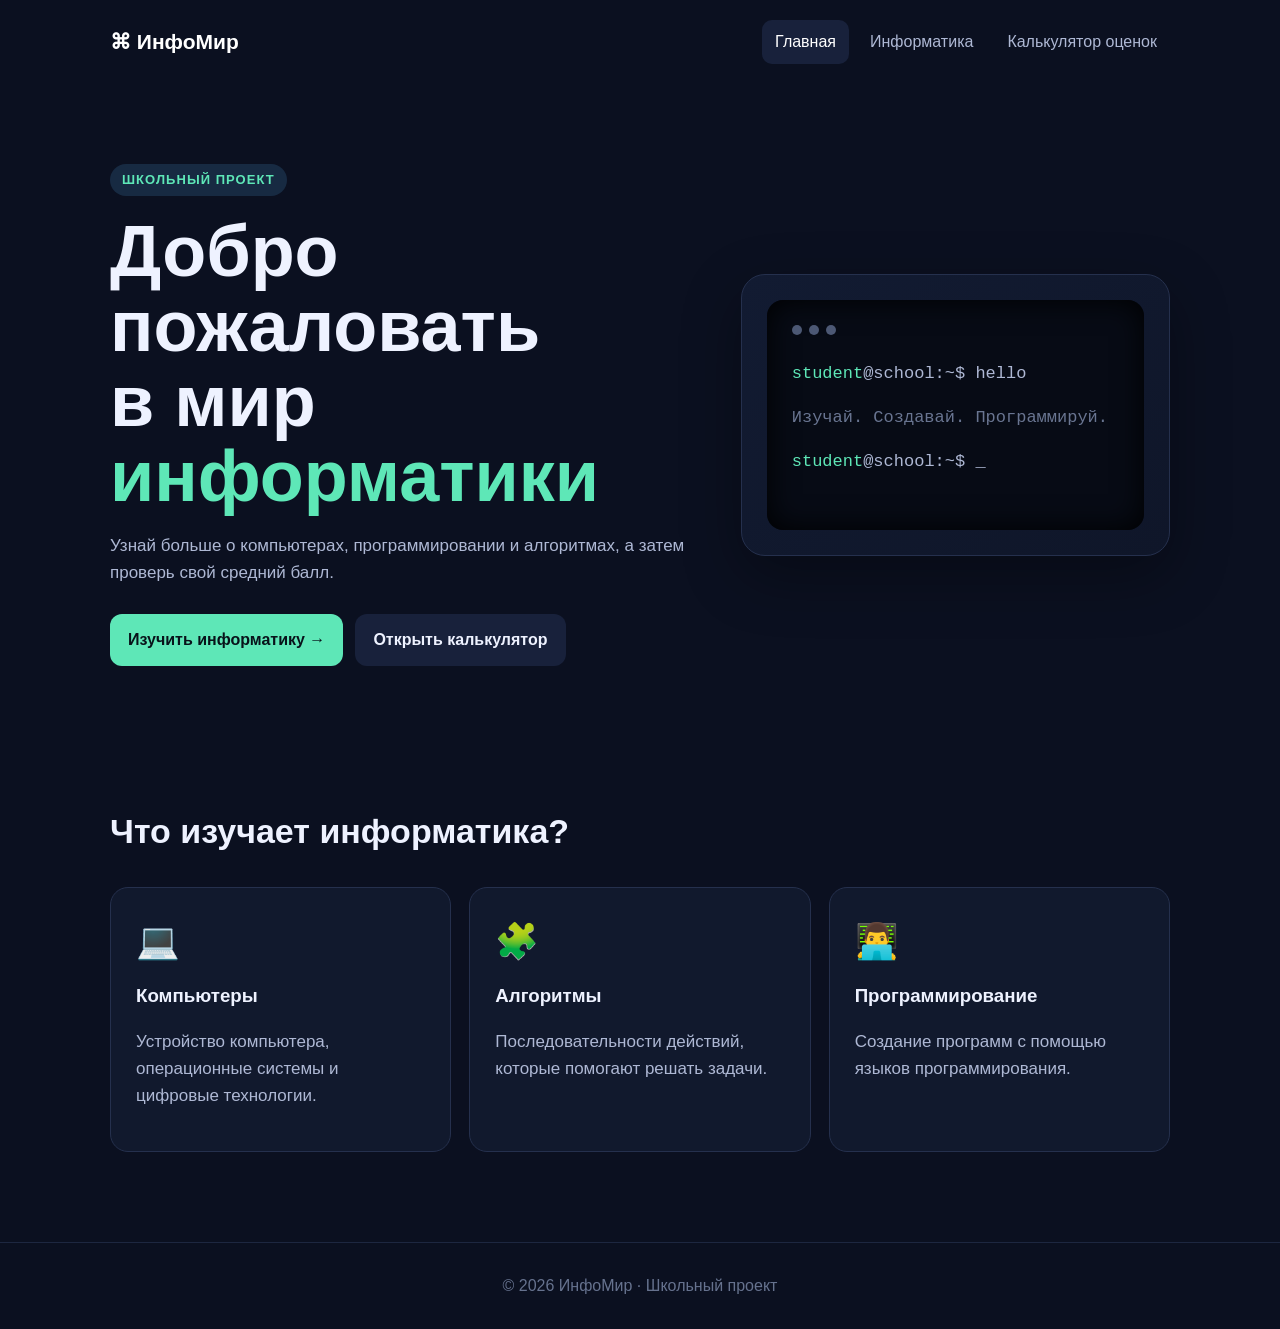
<file: index.html>
<!DOCTYPE html>
<html lang="ru">
<head>
  <meta charset="UTF-8">
  <meta name="viewport" content="width=device-width, initial-scale=1.0">
  <title>Информатика | Главная</title>
  <link rel="stylesheet" href="style.css">
</head>
<body>
<header>
  <nav class="nav">
    <a class="logo" href="index.html">⌘ ИнфоМир</a>
    <div class="links">
      <a class="active" href="index.html">Главная</a>
      <a href="informatics.html">Информатика</a>
      <a href="calculator.html">Калькулятор оценок</a>
    </div>
  </nav>
</header>

<main>
  <section class="hero">
    <div>
      <span class="badge">Школьный проект</span>
      <h1>Добро пожаловать<br>в мир <span>информатики</span></h1>
      <p>Узнай больше о компьютерах, программировании и алгоритмах, а затем проверь свой средний балл.</p>
      <div class="buttons">
        <a class="btn primary" href="informatics.html">Изучить информатику →</a>
        <a class="btn secondary" href="calculator.html">Открыть калькулятор</a>
      </div>
    </div>
    <div class="hero-card">
      <div class="terminal">
        <div class="dots"><i></i><i></i><i></i></div>
        <p><span class="green">student</span>@school:~$ hello</p>
        <p class="muted">Изучай. Создавай. Программируй.</p>
        <p><span class="green">student</span>@school:~$ <span class="cursor">_</span></p>
      </div>
    </div>
  </section>

  <section class="section">
    <h2>Что изучает информатика?</h2>
    <div class="cards">
      <article class="card"><div class="icon">💻</div><h3>Компьютеры</h3><p>Устройство компьютера, операционные системы и цифровые технологии.</p></article>
      <article class="card"><div class="icon">🧩</div><h3>Алгоритмы</h3><p>Последовательности действий, которые помогают решать задачи.</p></article>
      <article class="card"><div class="icon">👨‍💻</div><h3>Программирование</h3><p>Создание программ с помощью языков программирования.</p></article>
    </div>
  </section>
</main>

<footer>© 2026 ИнфоМир · Школьный проект</footer>
</body>
</html>
</file>
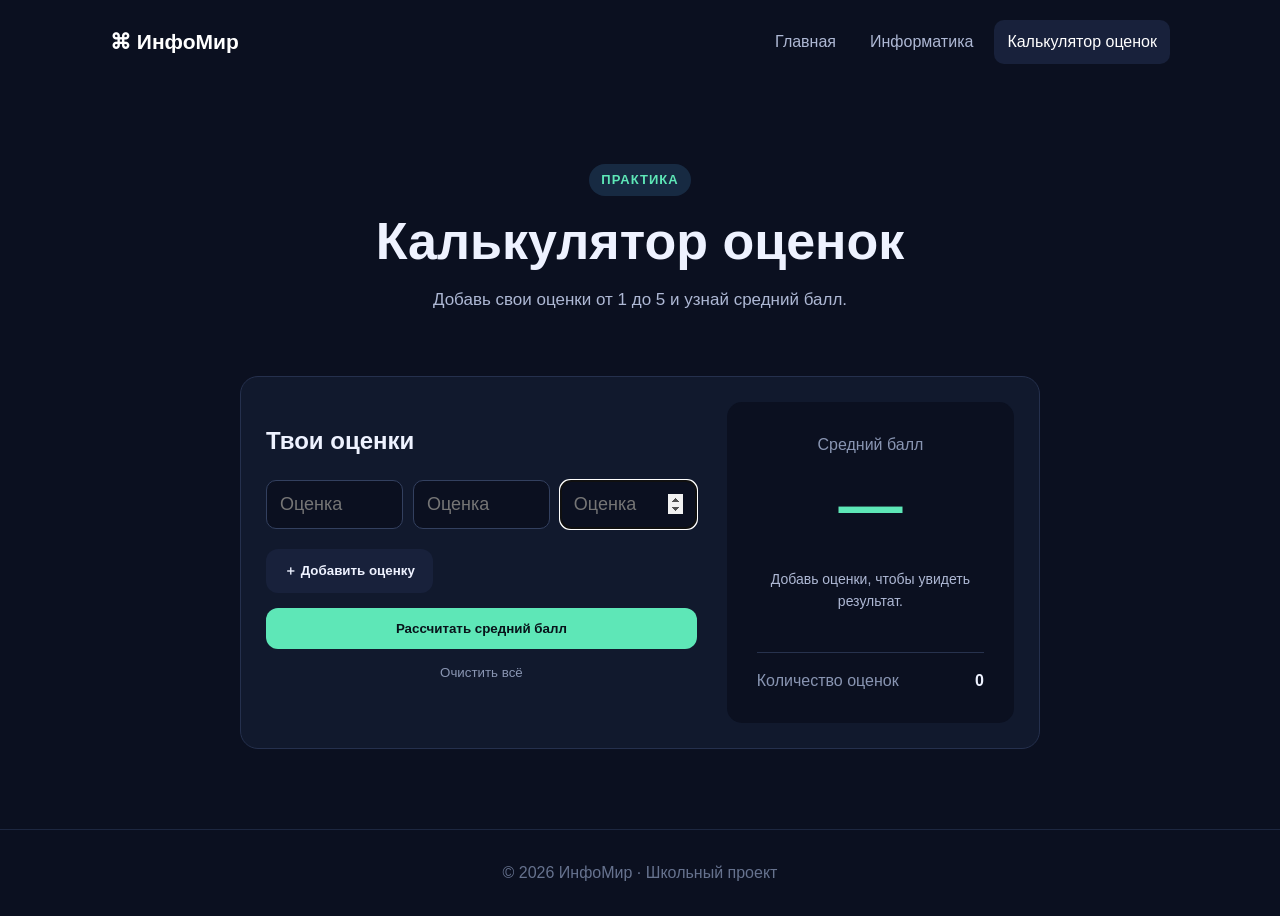
<file: calculator.html>
<!DOCTYPE html>
<html lang="ru">
<head>
  <meta charset="UTF-8">
  <meta name="viewport" content="width=device-width, initial-scale=1.0">
  <title>Информатика | Калькулятор оценок</title>
  <link rel="stylesheet" href="style.css">
</head>
<body>
<header>
  <nav class="nav">
    <a class="logo" href="index.html">⌘ ИнфоМир</a>
    <div class="links">
      <a href="index.html">Главная</a>
      <a href="informatics.html">Информатика</a>
      <a class="active" href="calculator.html">Калькулятор оценок</a>
    </div>
  </nav>
</header>

<main class="page">
  <section class="page-title">
    <span class="badge">Практика</span>
    <h1>Калькулятор оценок</h1>
    <p>Добавь свои оценки от 1 до 5 и узнай средний балл.</p>
  </section>

  <section class="calculator">
    <div class="calc-input">
      <h2>Твои оценки</h2>
      <div id="grades" class="grades"></div>
      <button class="btn secondary" id="addGrade">＋ Добавить оценку</button>
      <button class="btn primary full" id="calculate">Рассчитать средний балл</button>
      <button class="reset" id="reset">Очистить всё</button>
    </div>
    <div class="result">
      <span>Средний балл</span>
      <strong id="average">—</strong>
      <p id="message">Добавь оценки, чтобы увидеть результат.</p>
      <div class="result-line"><span>Количество оценок</span><b id="count">0</b></div>
    </div>
  </section>
</main>

<footer>© 2026 ИнфоМир · Школьный проект</footer>
<script src="script.js"></script>
</body>
</html>
</file>
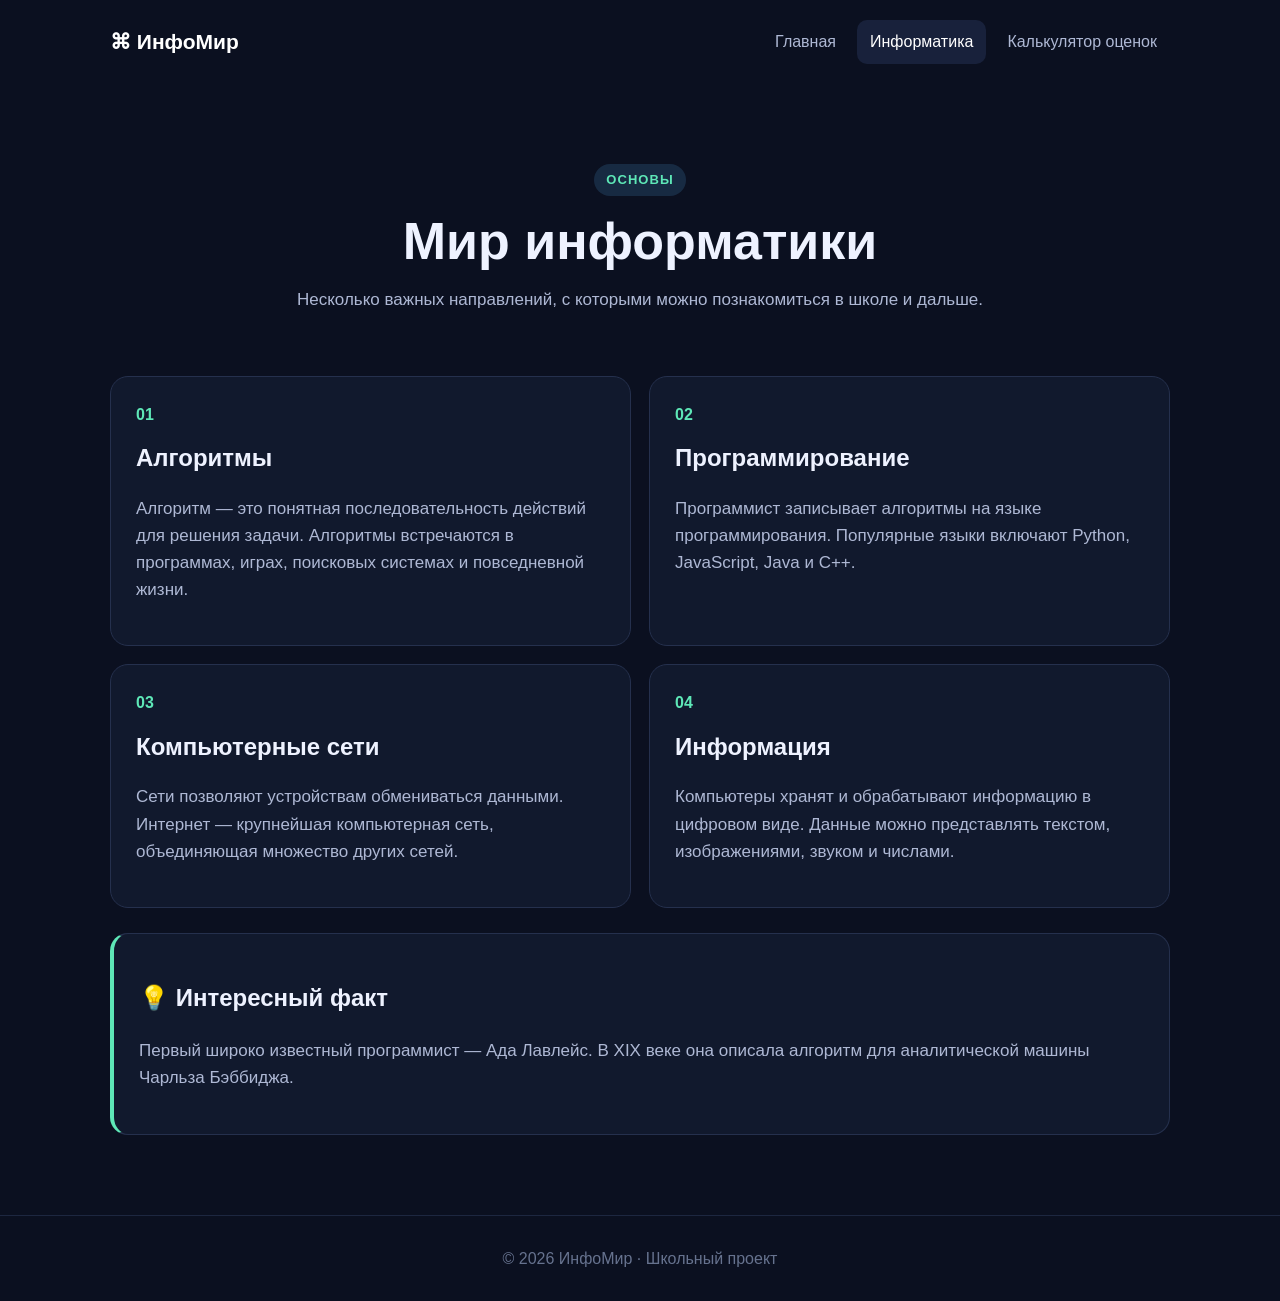
<file: informatics.html>
<!DOCTYPE html>
<html lang="ru">
<head>
  <meta charset="UTF-8">
  <meta name="viewport" content="width=device-width, initial-scale=1.0">
  <title>Информатика | Разделы</title>
  <link rel="stylesheet" href="style.css">
</head>
<body>
<header>
  <nav class="nav">
    <a class="logo" href="index.html">⌘ ИнфоМир</a>
    <div class="links">
      <a href="index.html">Главная</a>
      <a class="active" href="informatics.html">Информатика</a>
      <a href="calculator.html">Калькулятор оценок</a>
    </div>
  </nav>
</header>

<main class="page">
  <section class="page-title">
    <span class="badge">Основы</span>
    <h1>Мир информатики</h1>
    <p>Несколько важных направлений, с которыми можно познакомиться в школе и дальше.</p>
  </section>

  <section class="topic-grid">
    <article class="topic"><span>01</span><h2>Алгоритмы</h2><p>Алгоритм — это понятная последовательность действий для решения задачи. Алгоритмы встречаются в программах, играх, поисковых системах и повседневной жизни.</p></article>
    <article class="topic"><span>02</span><h2>Программирование</h2><p>Программист записывает алгоритмы на языке программирования. Популярные языки включают Python, JavaScript, Java и C++.</p></article>
    <article class="topic"><span>03</span><h2>Компьютерные сети</h2><p>Сети позволяют устройствам обмениваться данными. Интернет — крупнейшая компьютерная сеть, объединяющая множество других сетей.</p></article>
    <article class="topic"><span>04</span><h2>Информация</h2><p>Компьютеры хранят и обрабатывают информацию в цифровом виде. Данные можно представлять текстом, изображениями, звуком и числами.</p></article>
  </section>

  <section class="facts">
    <h2>💡 Интересный факт</h2>
    <p>Первый широко известный программист — Ада Лавлейс. В XIX веке она описала алгоритм для аналитической машины Чарльза Бэббиджа.</p>
  </section>
</main>

<footer>© 2026 ИнфоМир · Школьный проект</footer>
</body>
</html>
</file>
<file: style.css>
*{box-sizing:border-box}body{margin:0;font-family:Arial,Helvetica,sans-serif;background:#0b1020;color:#eef2ff;line-height:1.6}a{text-decoration:none;color:inherit}.nav{max-width:1100px;margin:auto;padding:20px;display:flex;justify-content:space-between;align-items:center;gap:20px}.logo{font-size:21px;font-weight:800;color:#fff}.links{display:flex;gap:8px;flex-wrap:wrap}.links a{padding:9px 13px;border-radius:10px;color:#aeb8d4}.links a:hover,.links .active{background:#18213b;color:#fff}.hero,.page{max-width:1100px;margin:auto;padding:80px 20px}.hero{min-height:560px;display:grid;grid-template-columns:1.15fr .85fr;align-items:center;gap:50px}.badge{display:inline-block;padding:6px 12px;border-radius:30px;background:#172a42;color:#5ee7b7;font-size:13px;font-weight:700;text-transform:uppercase;letter-spacing:.08em}h1{font-size:clamp(42px,6vw,72px);line-height:1.04;margin:18px 0}h1 span{color:#5ee7b7}p{color:#aeb8d4;font-size:17px}.buttons{display:flex;gap:12px;flex-wrap:wrap;margin-top:28px}.btn{border:0;border-radius:12px;padding:13px 18px;font-weight:700;cursor:pointer;display:inline-block}.primary{background:#5ee7b7;color:#08131a}.secondary{background:#18213b;color:#eef2ff}.hero-card{background:linear-gradient(145deg,#121b32,#0f1629);border:1px solid #25304d;border-radius:24px;padding:25px;box-shadow:0 20px 60px #0005}.terminal{background:#070b15;border-radius:16px;padding:25px;min-height:230px;font-family:monospace;box-shadow:inset 0 0 30px #000}.dots{display:flex;gap:7px;margin-bottom:25px}.dots i{width:10px;height:10px;border-radius:50%;background:#4c5874}.green{color:#5ee7b7}.muted{color:#697591}.cursor{animation:blink 1s infinite}@keyframes blink{50%{opacity:0}}.section{max-width:1100px;margin:auto;padding:30px 20px 90px}.section h2,.page-title h2{font-size:34px}.cards,.topic-grid{display:grid;grid-template-columns:repeat(3,1fr);gap:18px}.card,.topic,.calculator,.facts{background:#11192d;border:1px solid #25304d;border-radius:18px;padding:25px}.icon{font-size:35px}.card h3,.topic h2{margin:12px 0 5px}.page-title{text-align:center;padding-bottom:45px}.page-title h1{font-size:52px}.topic-grid{grid-template-columns:repeat(2,1fr)}.topic span{color:#5ee7b7;font-weight:800}.facts{margin-top:25px;border-left:4px solid #5ee7b7}.calculator{display:grid;grid-template-columns:1.2fr .8fr;gap:30px;max-width:800px;margin:auto}.grades{display:grid;grid-template-columns:repeat(3,1fr);gap:10px;margin:20px 0}.grade{width:100%;padding:13px;background:#0b1020;border:1px solid #33405f;border-radius:10px;color:white;font-size:18px}.full{width:100%;margin-top:15px}.reset{display:block;background:none;border:0;color:#8995b2;margin:15px auto;cursor:pointer}.result{background:#0b1020;border-radius:15px;padding:30px;text-align:center;display:flex;flex-direction:column;justify-content:center}.result span{color:#8995b2}.result strong{font-size:64px;color:#5ee7b7;line-height:1.2;margin:10px}.result-line{margin-top:25px;border-top:1px solid #27324d;padding-top:15px;display:flex;justify-content:space-between}.result p{font-size:14px}footer{text-align:center;padding:30px;color:#66728e;border-top:1px solid #1d2740}@media(max-width:750px){.nav{flex-direction:column}.hero{grid-template-columns:1fr;padding-top:45px}.cards,.topic-grid,.calculator{grid-template-columns:1fr}.page-title h1{font-size:42px}.grades{grid-template-columns:repeat(2,1fr)}}
</file>
